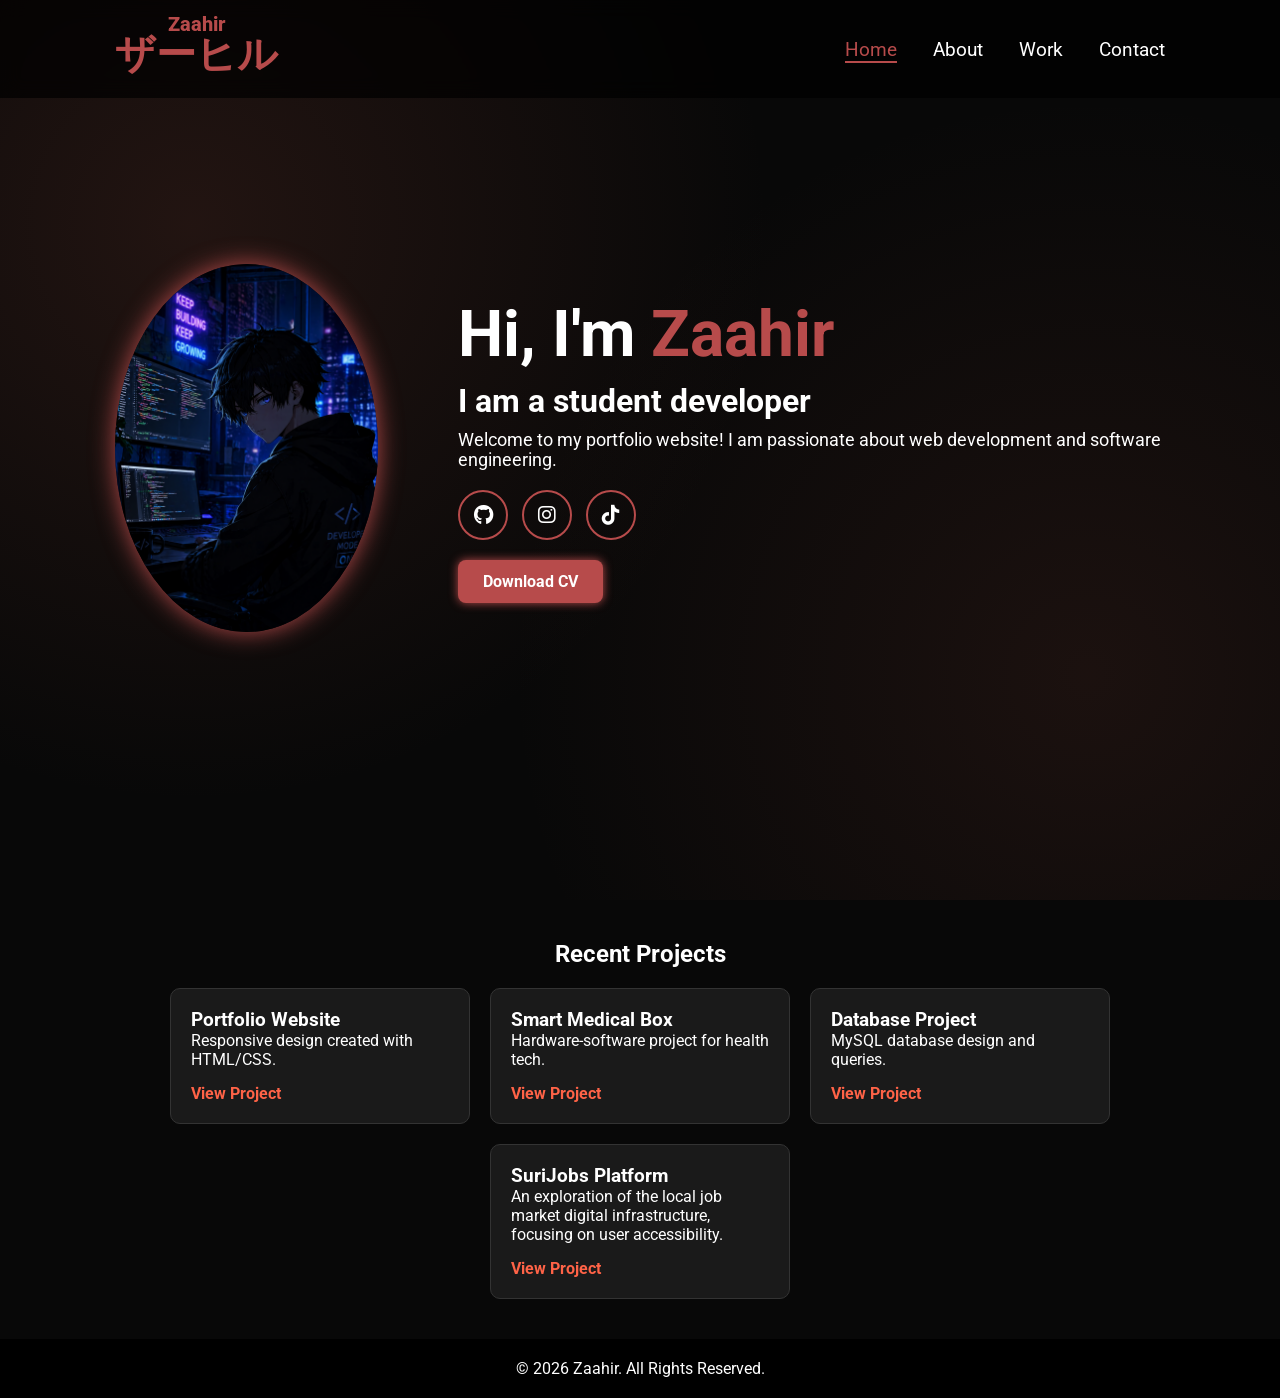
<file: index.html>
<!DOCTYPE html>
<html lang="en">
<head>
    <meta charset="UTF-8">
    <meta name="viewport" content="width=device-width, initial-scale=1.0">
    <title>Portfolio Website</title>

    <!-- Icons -->
    <link rel="stylesheet" href="https://cdnjs.cloudflare.com/ajax/libs/font-awesome/6.5.0/css/all.min.css">

    <!-- CSS -->
    <link rel="stylesheet" href="css/main.css">
</head>

<body>

<header>
    <a href="index.html" class="logo">
    <ruby>ザーヒル <rt>Zaahir</rt></ruby>
    </a>

    <nav>
        <a href="index.html" class="active">Home</a>
        <a href="about.html">About</a>
        <a href="work.html">Work</a>
        <a href="contact.html">Contact</a>
    </nav>
</header>

<section class="home" id="home">

    <div class="home-img">
        <img src="img/main.png" alt="profile">
    </div>

    <div class="home-content">
        <h1>Hi, I'm <span>Zaahir</span></h1>

        <h3>I am a student developer</h3>

        <p>
            Welcome to my portfolio website!
            I am passionate about web development and software engineering.
        </p>

        <div class="social-icons">
            
            <a href="https://github.com/hausilzaahir-beep" target="_blank">
                <i class="fa-brands fa-github"></i>
            </a>
            <a href="https://www.instagram.com/zaahir4997" target="_blank">
                <i class="fa-brands fa-instagram"></i>
            </a>
            <a href="https://www.tiktok.com/@zaahir2205" target="_blank">
                <i class="fa-brands fa-tiktok"></i>
            </a>
        </div>

        <a href="cv-file/cv_zaahir_hausil.pdf" class="btn" target="_blank">
            Download CV
        </a>

    </div>

</section>

<!-- Je huidige code eindigt hier, bijvoorbeeld na je knop -->

<section id="recent-work">
    <h2>Recent Projects</h2>
    <div class="highlight-container">
        <!-- Project 1 -->
        <div class="mini-card">
            <h3>Portfolio Website</h3>
            <p>Responsive design created with HTML/CSS.</p>
            <a href="work.html">View Project</a>
        </div>
        
        <!-- Project 2 -->
        <div class="mini-card">
            <h3>Smart Medical Box</h3>
            <p>Hardware-software project for health tech.</p>
            <a href="work.html">View Project</a>
        </div>

        <!-- Project 3 -->
        <div class="mini-card">
            <h3>Database Project</h3>
            <p>MySQL database design and queries.</p>
            <a href="work.html">View Project</a>
        </div>


        <!-- Project 4: SuriJobs Platform -->
        <div class="mini-card">
        <h3>SuriJobs Platform</h3>
        <p>An exploration of the local job market digital infrastructure, focusing on user accessibility.</p>
         <a href="work.html">View Project</a>
        </div>
    </div>
</section>

 

</body>

<footer>
  <p>© 2026 Zaahir. All Rights Reserved.</p>
</footer>

</html>
</file>
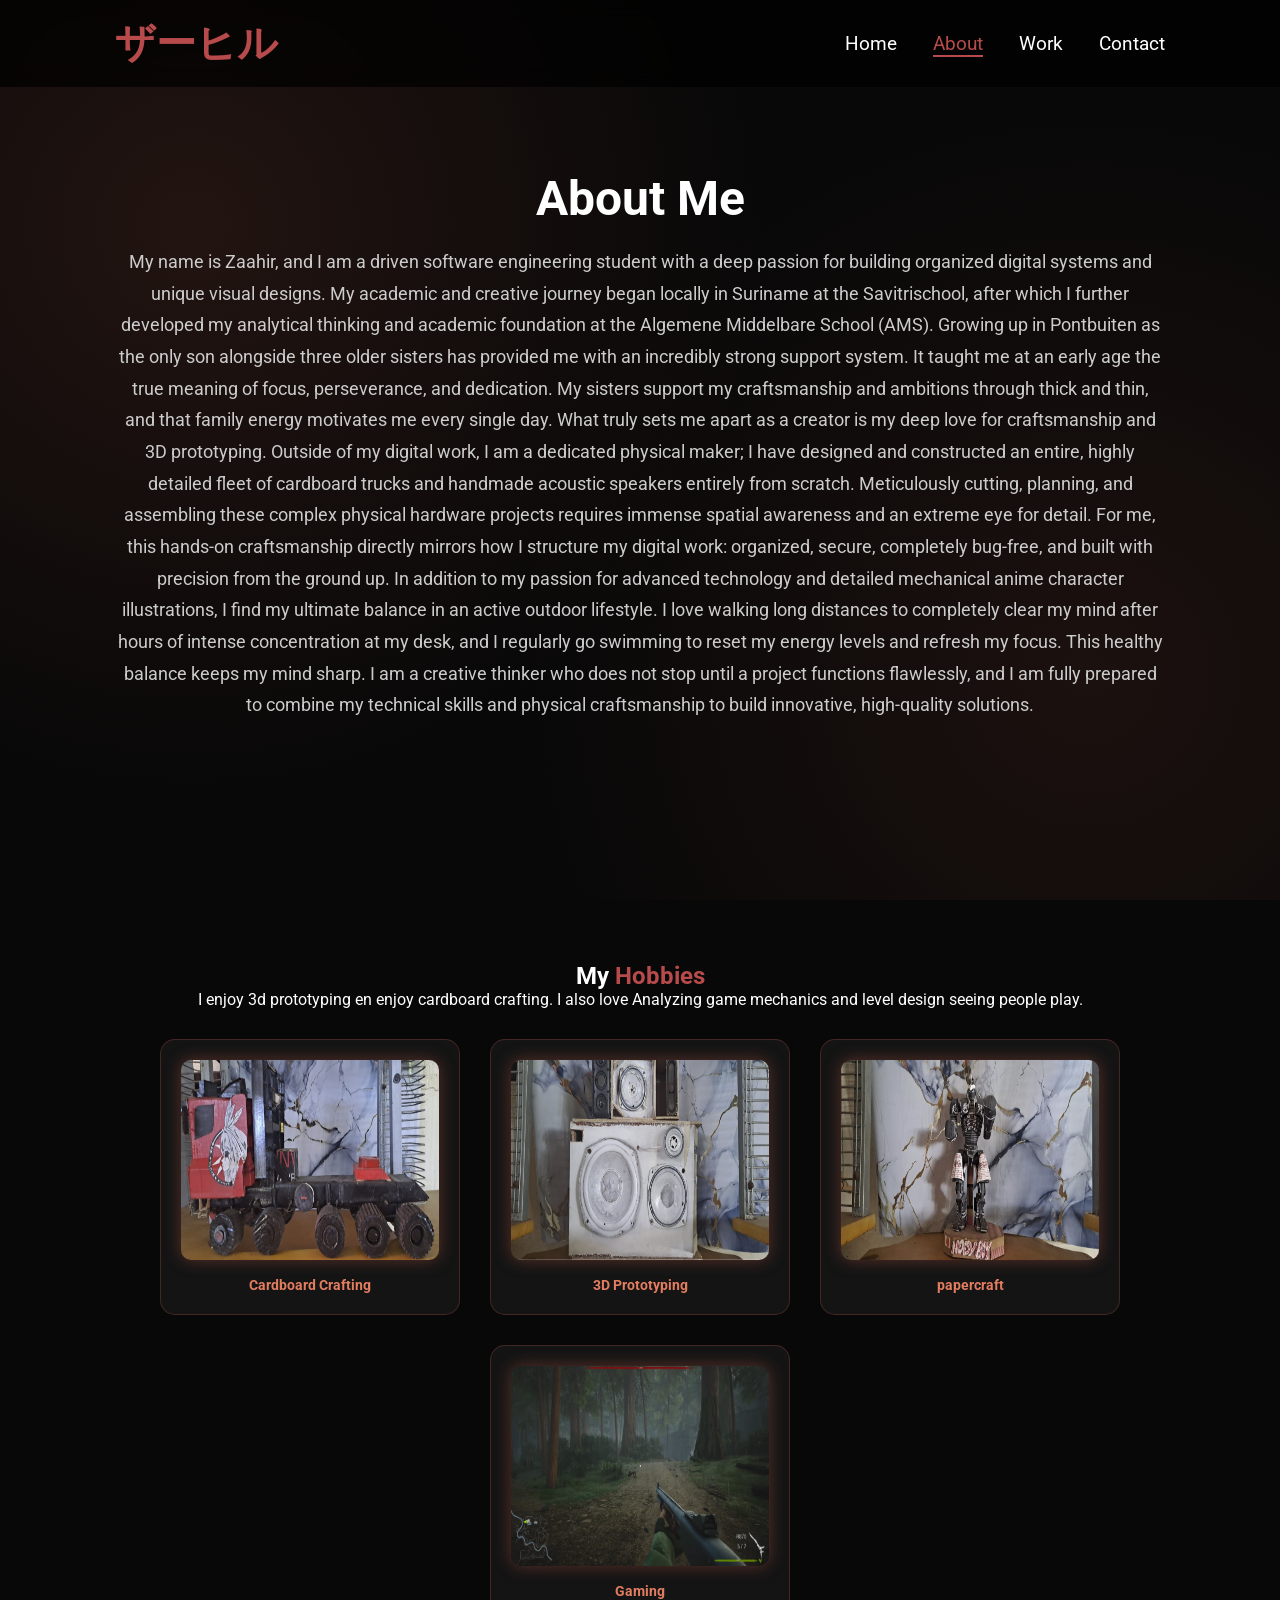
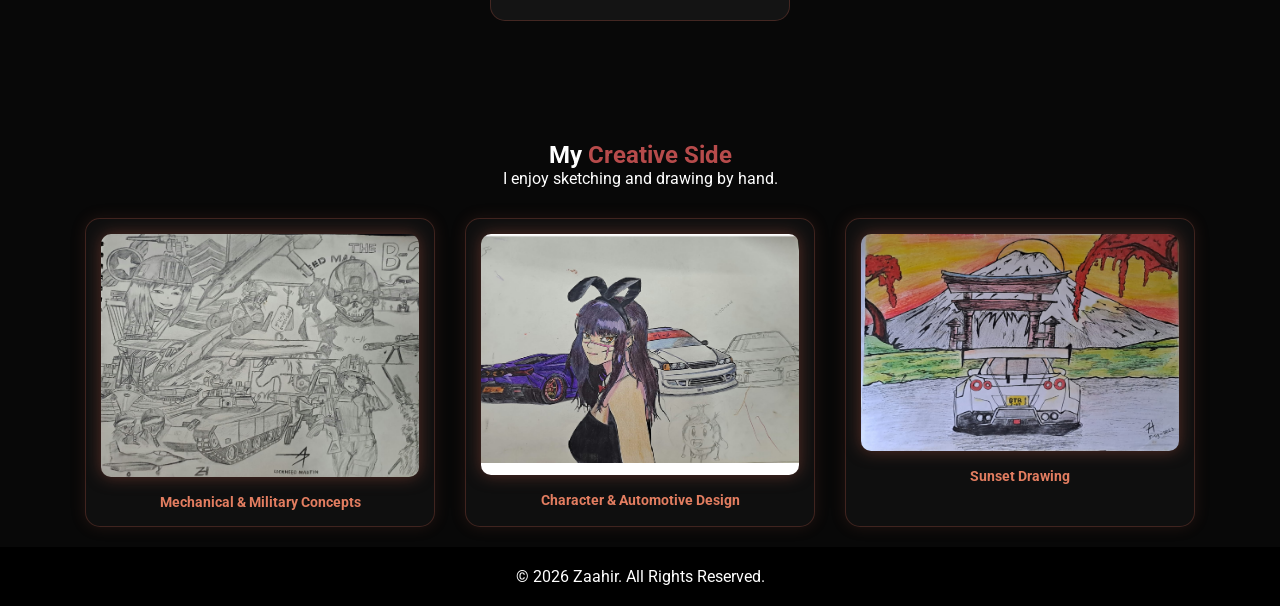
<file: about.html>
<!DOCTYPE html>
<html lang="en">
<head>
    <meta charset="UTF-8">
    <meta name="viewport" content="width=device-width, initial-scale=1.0">
    <title>About Me</title>

    <link rel="stylesheet" href="https://cdnjs.cloudflare.com/ajax/libs/font-awesome/6.5.0/css/all.min.css">

    <link rel="stylesheet" href="css/main.css">
    <link rel="stylesheet" href="css/about.css">
</head>

<body>

<header>
    <a href="index.html" class="logo" title="Zaahir">ザーヒル</a>
    <nav>
        <a href="index.html">Home</a>
        <a href="about.html" class="active">About</a>
        <a href="work.html">Work</a>
        <a href="contact.html">Contact</a>
    </nav>
</header>

<section class="about">
    <h2>About Me</h2>
    <p>My name is Zaahir, and I am a driven software engineering student with a deep passion for building organized digital systems and unique visual designs. 
    My academic and creative journey began locally in Suriname at the Savitrischool, after which I further developed my analytical thinking and academic foundation
    at the Algemene Middelbare School (AMS). Growing up in Pontbuiten as the only son alongside three older sisters has provided me with an incredibly strong support system.
    It taught me at an early age the true meaning of focus, perseverance, and dedication. My sisters support my craftsmanship and ambitions through thick and thin, and that family energy motivates me every single day.
    What truly sets me apart as a creator is my deep love for craftsmanship and 3D prototyping. Outside of my digital work, I am a dedicated physical maker; I have designed and constructed an entire,
    highly detailed fleet of cardboard trucks and handmade acoustic speakers entirely from scratch. Meticulously cutting, planning, and assembling these complex physical hardware projects requires immense spatial awareness and an extreme eye for detail.
    For me, this hands-on craftsmanship directly mirrors how I structure my digital work: organized, secure, completely bug-free, and built with precision from the ground up.
    In addition to my passion for advanced technology and detailed mechanical anime character illustrations, I find my ultimate balance in an active outdoor lifestyle.
    I love walking long distances to completely clear my mind after hours of intense concentration at my desk, and I regularly go swimming to reset my energy levels and refresh my focus.
    This healthy balance keeps my mind sharp. I am a creative thinker who does not stop until a project functions flawlessly, and I am fully prepared to combine my technical skills and physical craftsmanship to build innovative, high-quality solutions.</p>
</section>

    </div>
    <div class="hobby-box">
        <h2 class="heading">My <span>Hobbies</span></h2>
        <p>I enjoy 3d prototyping en enjoy cardboard crafting.
           I also love Analyzing game mechanics and level design seeing people play.</p>

       <div class="hobby-grid">
            <div class="hobby-card">
                <img src="img/hobbies/cardboard.png" alt="Cardboard Crafting">
                <span>Cardboard Crafting</span>
            </div>
            <div class="hobby-card">
                <img src="img/hobbies/3d.png" alt="3D Prototyping">
                <span>3D Prototyping</span>
            </div>
            <div class="hobby-card">
                <img src="img/hobbies/papercraft.png" alt="Papercraft">
                <span>papercraft</span>  
            </div>           
            <div class="hobby-card">
                <img src="img/hobbies/gaming-v2.png" alt="Gaming">
                <span>Gaming</span>
            </div>
        </div>      
</div>

<div class="about-art-section">
    <h2 class="heading">My <span>Creative Side</span></h2>
    <p>I enjoy sketching and drawing by hand.</p>
    
    <div class="art-grid">
        <div class="art-card">
            <img src="img/art/art1.png" alt="Mechanical Concepts">
            <span>Mechanical & Military Concepts</span>
        </div>
        <div class="art-card">
            <img src="img/art/art2.png" alt="Character & Automotive Design">
            <span>Character & Automotive Design</span>
        </div>
        <div class="art-card">
            <img src="img/art/art3.png" alt="Sunset Drawing">
            <span>Sunset Drawing</span>
        </div>
    </div>
</div>

</body>

<footer>
  <p>© 2026 Zaahir. All Rights Reserved.</p>
</footer>
</html>
</file>
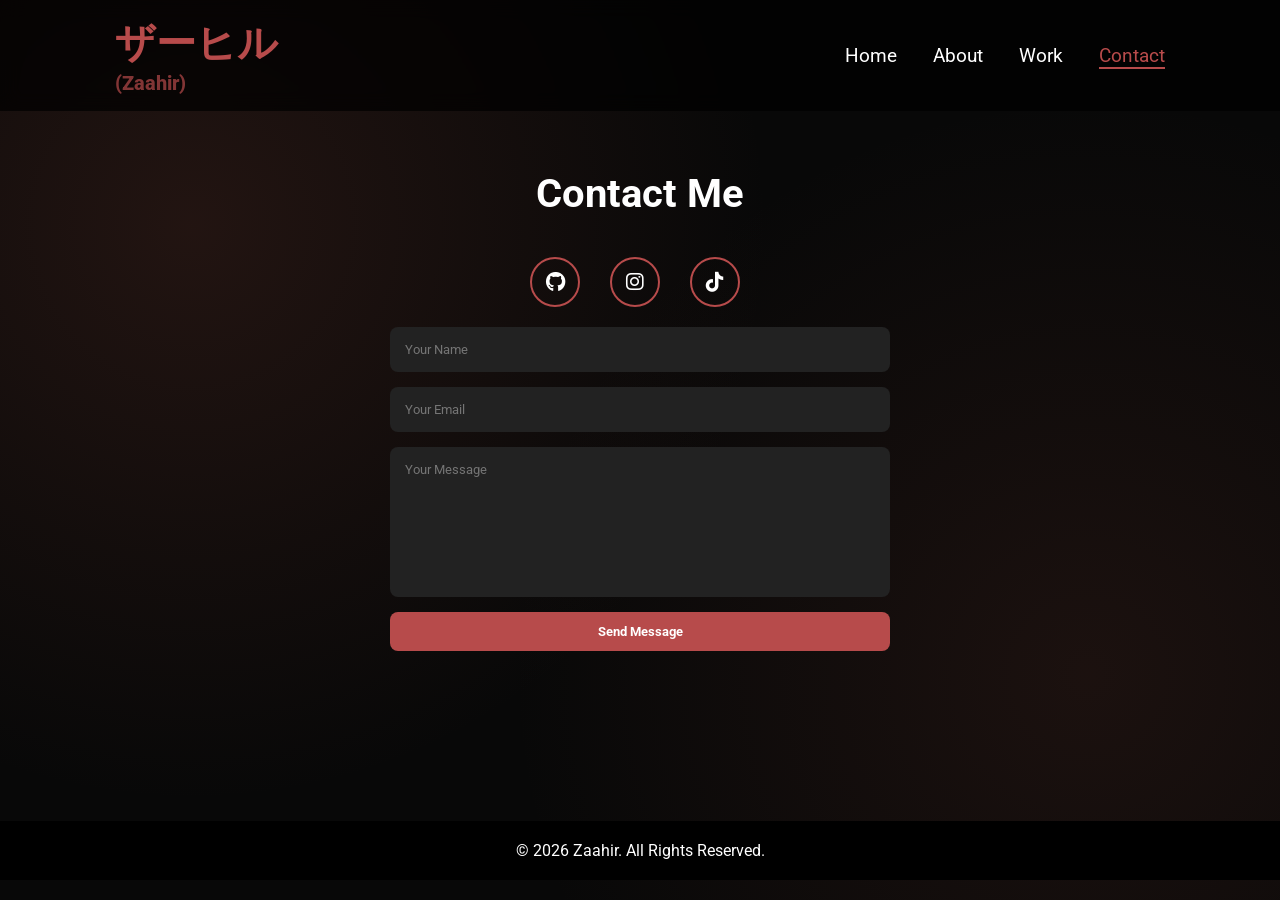
<file: contact.html>
<!DOCTYPE html>
<html lang="en">
<head>
    <meta charset="UTF-8">
    <meta name="viewport" content="width=device-width, initial-scale=1.0">
    <title>Contact</title>

    <link rel="stylesheet" href="https://cdnjs.cloudflare.com/ajax/libs/font-awesome/6.5.0/css/all.min.css">

    <link rel="stylesheet" href="css/main.css">
    <link rel="stylesheet" href="css/contact.css">
</head>

<body>

<header>
    <a href="index.html" class="logo">
    ザーヒル <span class="translation"> (Zaahir)</span>
    </a>
    <nav>
        <a href="index.html">Home</a>
        <a href="about.html">About</a>
        <a href="work.html">Work</a>
        <a href="contact.html" class="active">Contact</a>
    </nav>
</header>

<section class="contact">

     

    <h2>Contact Me</h2>
    <div class="social-icons">
           
            <a href="https://github.com/hausilzaahir-beep" target="_blank">
    <i class="fa-brands fa-github"></i>
</a>
            <a href="https://www.instagram.com/zaahir4997" target="_blank">
                <i class="fa-brands fa-instagram"></i>
            </a>
            <a href="https://www.tiktok.com/@zaahir2205" target="_blank">
                <i class="fa-brands fa-tiktok"></i>
            </a>
        </div>

    <form>
        <input type="text" placeholder="Your Name" required>

        <input type="email" placeholder="Your Email" required>

        <textarea placeholder="Your Message" required></textarea>

        <button type="submit">
            Send Message
        </button>
    </form>

</section>

</body>

<footer>
  <p>© 2026 Zaahir. All Rights Reserved.</p>    
</html>
</file>
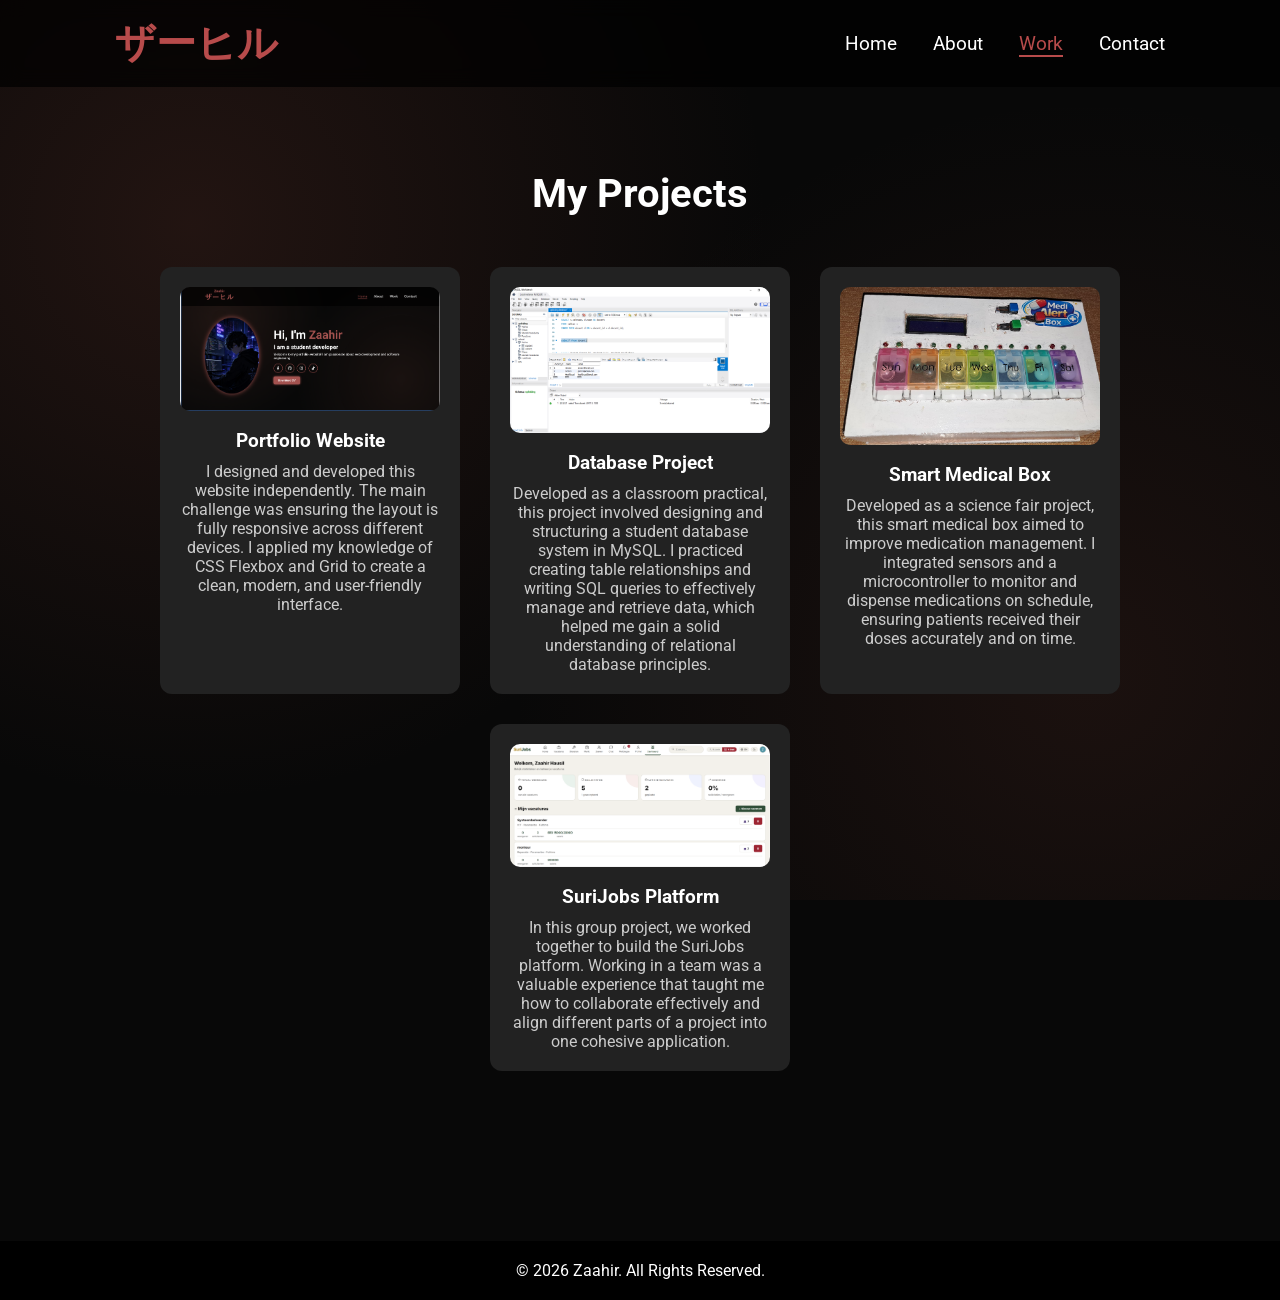
<file: work.html>
<!DOCTYPE html>
<html lang="en">
<head>
    <meta charset="UTF-8">
    <meta name="viewport" content="width=device-width, initial-scale=1.0">
    <title>My Work</title>

    <link rel="stylesheet" href="https://cdnjs.cloudflare.com/ajax/libs/font-awesome/6.5.0/css/all.min.css">

    <link rel="stylesheet" href="css/main.css">
    <link rel="stylesheet" href="css/work.css">
</head>

<body>

<header>
    <a href="index.html" class="logo" title="Zaahir">ザーヒル</a>
    <nav>
        <a href="index.html">Home</a>
        <a href="about.html">About</a>
        <a href="work.html" class="active">Work</a>
        <a href="contact.html">Contact</a>
    </nav>
</header>

<section class="work">

    <h2>My Projects</h2>

    <div class="projects-container">

        <div class="project-card">
            <img src="img/project/portfolio-preview.png" alt="Portfolio Website">

            <h3>Portfolio Website</h3>

            <p>
             I designed and developed this website independently.
             The main challenge was ensuring the layout is fully responsive across different devices.
             I applied my knowledge of CSS Flexbox and Grid to create a clean, modern, and user-friendly interface.
            </p>
        </div>

        <div class="project-card">
            <img src="img/project/mysql-schema.png" alt="MySQL Database Design">
            <h3>Database Project</h3>

            <p>
             Developed as a classroom practical, this project involved designing and structuring a student
              database system in MySQL. I practiced creating table relationships and writing SQL queries to
             effectively manage and retrieve data, which helped me gain a solid understanding of relational database principles.
            </p>
        </div>

        <div class="project-card">
            <img src="img/project/medicijn-final.jpg" alt="Smart Medical Box">

            <h3>Smart Medical Box</h3>

            <p>
             Developed as a science fair project, this smart medical box aimed to improve medication management.
             I integrated sensors and a microcontroller to monitor and dispense medications on schedule, 
             ensuring patients received their doses accurately and on time.
            </p>
        </div>

        <div class="project-card">
            <img src="img/project/surijobs.png" alt="SuriJobs Platform">

            <h3>SuriJobs Platform</h3>

             <p>In this group project, we worked together to build the SuriJobs platform. 
             Working in a team was a valuable experience that taught me how to collaborate effectively and align different parts of a project into one cohesive application.</p>
        </div>

    </div>

</section>

</body>

<footer>
  <p>© 2026 Zaahir. All Rights Reserved.</p>
</footer>

</html>
</file>
<file: css/main.css>
@import url('https://fonts.googleapis.com/css2?family=Roboto:wght@400;700&display=swap');

*{
    margin: 0;
    padding: 0;
    box-sizing: border-box;
    text-decoration: none;
    outline: none;
    font-family: 'Roboto', sans-serif;
}

html{
    scroll-behavior: smooth;
}

body{
    width: 100%;
    min-height: 100vh;
    background-color: #000;
    color: white;
}

/* HEADER */
header{
    position: fixed;
    top: 0;
    left: 0;
    width: 100%;
    padding: 1rem 9%;
    display: flex;
    justify-content: space-between;
    align-items: center;
    background: rgba(0,0,0,0.7);
    backdrop-filter: blur(10px);
    z-index: 100;
}

/* LOGO */
.logo{
    font-size: 2.5rem;
    font-weight: 800;
    color: #b74b4b;
    transition: 0.3s;
}

.logo:hover{
    transform: scale(1.1);
}

/* NAV */
nav a{
    font-size: 1.2rem;
    color: white;
    margin-left: 2rem;
    transition: 0.3s;
}

nav a:hover,
nav a.active{
    color: #b74b4b;
    border-bottom: 2px solid #b74b4b;
}

/* SECTION */
section{
    padding: 170px 9%;
}

/* HOME */
.home{
    display: flex;
    justify-content: center;
    align-items: center;
    gap: 5rem;
    min-height: 100vh;
}

/* IMAGE */
.home-img img{
    width: 300px;
    border-radius: 50%;
    box-shadow: 0 0 25px #b74b4b;
    transition: 0.3s;
}

.home-img img:hover{
    transform: scale(1.05);
}

/* CONTENT */
.home-content h1{
    font-size: 4rem;
}

.home-content h3{
    font-size: 2rem;
    margin: 10px 0;
}

.home-content p{
    margin-bottom: 20px;
    font-size: 1.1rem;
}

span{
    color: #b74b4b;
}

/* BUTTON */
.btn{
    background: #b74b4b;
    color: white;
    padding: 12px 25px;
    border-radius: 8px;
    display: inline-block;
    font-weight: bold;
    transition: 0.3s;
    box-shadow: 0 0 10px #b74b4b;
}

.btn:hover{
    transform: scale(1.1);
    box-shadow: 0 0 25px #b74b4b,
                0 0 50px #b74b4b,
                0 0 100px #b74b4b;
}

/* SOCIAL ICONS */
.social-icons{
    margin: 20px 0;
}

.social-icons a{
    display: inline-flex;
    justify-content: center;
    align-items: center;
    width: 50px;
    height: 50px;
    border: 2px solid #b74b4b;
    border-radius: 50%;
    margin-right: 10px;
    font-size: 20px;
    transition: 0.3s;
    color: white;
}

.social-icons a:hover{
    background: #b74b4b;
    color: black;
    transform: scale(1.2);
}

img{
    max-width: 100%;
    height: auto;
}

/* MOBILE */
@media (max-width: 768px){

    nav{
        position: absolute;
        top: 70px;
        right: 0;
        background: #111;
        width: 100%;
        text-align: center;
        padding: 20px 0;
    }

    nav a{
        display: block;
        margin: 15px 0;
        font-size: 1.3rem;
    }

    .home{
        flex-direction: column;
        text-align: center;
        gap: 2rem;
        padding-top: 120px;
    }

    .home-img img{
        width: 200px;
    }

    .home-content h1{
        font-size: 2.5rem;
    }

    .home-content h3{
        font-size: 1.5rem;
    }

    .home-content p{
        font-size: 1rem;
    }

    .social-icons a{
        width: 45px;
        height: 45px;
        font-size: 18px;
    }

    .btn{
        width: 100%;
        text-align: center;
    }
}

body {
    width: 100%;
    min-height: 100vh;
    background-color: #080808; /* Donkere basis */
    color: white;
    /* De subtiele gloed effecten: */
    background-image: 
        radial-gradient(circle at 15% 25%, rgba(139, 69, 55, 0.2) 0%, transparent 45%),
        radial-gradient(circle at 85% 75%, rgba(139, 69, 55, 0.15) 0%, transparent 45%);
    background-attachment: fixed; /* De gloed blijft staan als je scrolt */
    overflow-x: hidden; /* Voorkomt dat je per ongeluk naar opzij scrolt */
}

/* De sectie zelf wat ademruimte geven */
#recent-work {
    padding: 40px 20px;
    text-align: center;
}

/* De container waar de kaarten in staan (naast elkaar) */
.highlight-container {
    display: flex;
    justify-content: center;
    gap: 20px;
    flex-wrap: wrap; /* Zorgt dat ze op mobiel onder elkaar schuiven */
    margin-top: 20px;
}

/* De stijl van de kaartjes zelf */
.mini-card {
    background: #1a1a1a; /* Zelfde donkere kleur als je portfolio */
    padding: 20px;
    border-radius: 10px;
    width: 300px;
    text-align: left;
    border: 1px solid #333;
}

/* De knop in het kaartje (als die erin zit) */
.mini-card a {
    display: inline-block;
    margin-top: 15px;
    color: #ff6347; /* Of jouw eigen accentkleur */
    text-decoration: none;
    font-weight: bold;
}

footer{
    background: #000;
    color: white;
    text-align: center;
    padding: 20px;
}
</file>
<file: css/about.css>
.about{
    padding: 170px 9%;
    text-align: center;
}

.about h2{
    font-size: 3rem;
    margin-bottom: 20px;
}

.about p{
    font-size: 1.1rem;
    color: #ccc;
    line-height: 1.8;
}

/* Zorgt dat de hele sectie in het midden komt */
.about-art-section {
    margin-top: 50px;
    padding: 20px;
    text-align: center; /* Centreert de tekst */
}

/* Zet de foto-vakjes naast elkaar */
.art-grid {
    display: flex;
    justify-content: center; /* Centreert de vakken */
    gap: 30px;
    flex-wrap: wrap;
    margin-top: 30px;
}

/* Styling voor het vakje om de foto */
.art-card {
    background: rgba(255, 255, 255, 0.05);
    border: 1px solid rgba(139, 69, 55, 0.4);
    border-radius: 15px;
    padding: 15px;
    width: 350px; /* Breedte van je tekening-vak */
}

.art-card img {
    width: 100%; /* Maakt de foto passend in het vakje */
    height: auto;
    border-radius: 10px;
    display: block;
    margin-bottom: 10px;
}

.art-card span {
    color: #e27d60;
    font-size: 0.9rem;
    font-weight: bold;
}

/* De kaarten waar de tekeningen in zitten */
.art-card {
    background: rgba(255, 255, 255, 0.03);
    border: 1px solid rgba(139, 69, 55, 0.4);
    border-radius: 15px;
    padding: 15px;
    width: 350px;
    transition: all 0.4s ease;
    /* Subtiele glow om de kaart heen */
    box-shadow: 0 0 15px rgba(139, 69, 55, 0.2);
}

/* De tekening zelf */
.art-card img {
    width: 100%;
    height: auto;
    border-radius: 10px;
    display: block;
    margin-bottom: 15px;
    transition: all 0.4s ease;
    /* De glow die de lijnen van je tekening laat 'stralen' */
    filter: drop-shadow(0 0 8px rgba(139, 69, 55, 0.6));
}

/* Effect als je er met je muis op gaat staan */
.art-card:hover {
    transform: translateY(-10px);
    border-color: rgba(139, 69, 55, 1);
    box-shadow: 0 0 30px rgba(139, 69, 55, 0.5);
}

.art-card:hover img {
    filter: drop-shadow(0 0 15px rgba(139, 69, 55, 0.9));
    transform: scale(1.02);
}

footer{
    background: #000;
    color: white;
    text-align: center;
    padding: 20px;
}

.hobby-box {
    margin-top: 50px;
    padding: 20px;
    text-align: center; /* Centreert de tekst */
}


.hobby-container {
    display: flex;
    justify-content: center;
    gap: 40px;
    margin-top: 50px;
    flex-wrap: wrap;
    align-items: flex-start; /* Voeg dit toe */
}

.hobby-card {
    background: rgba(255, 255, 255, 0.05);
    border: 1px solid rgba(139, 69, 55, 0.4);
    border-radius: 15px;
    padding: 20px;
    width: 300px;
    text-align: center;
    transition: all 0.3s ease;

    height: auto; /* Voeg dit toe */
}

.hobby-card:hover {
    transform: translateY(-10px);
    border-color: rgba(139, 69, 55, 1);
    box-shadow: 0 0 30px rgba(139, 69, 55, 0.5);
}

.hobby-grid{
    display: flex;
    justify-content: center;
    gap: 30px;
    flex-wrap: wrap;
    max-width: 1400px;
    margin: 30px auto;
}

.hobby-card span {
    color: #e27d60;
    font-size: 0.9rem;
    font-weight: bold;
}

.hobby-card img {
    width: 110%;
    height: 200px;
    border-radius: 10px;
    display: block;
    margin-bottom: 15px;
    transition: all 0.4s ease;
    /* De glow die de lijnen van je tekening laat 'stralen' */
    filter: drop-shadow(0 0 8px rgba(139, 69, 55, 0.6));
}
</file>
<file: css/contact.css>
.contact h2{
    text-align: center;
    font-size: 2.5rem;
    margin-bottom: 40px;
}

.contact form{
    max-width: 500px;
    margin: auto;
    display: flex;
    flex-direction: column;
    gap: 15px;
}

.contact input,
.contact textarea{
    padding: 15px;
    border: none;
    border-radius: 8px;
    background: #222;
    color: white;
}

.contact textarea{
    min-height: 150px;
    resize: none;
}

.contact button{
    padding: 12px;
    background: #b74b4b;
    border: none;
    border-radius: 8px;
    color: white;
    cursor: pointer;
    transition: 0.3s;
    font-weight: bold;
}

.contact button:hover{
    background: white;
    color: black;
}

.logo .translation {
    font-size: 0.5em; /* Maakt de tekst kleiner */
    opacity: 0.7;     /* Maakt het iets doorzichtiger */
    display: block;   /* Zet de vertaling onder de Japanse tekens */
}


.social-icons{
    display: flex;
    justify-content: center;
    gap: 20px;
    margin-top: 30px;
}

footer{
    background: #000;
    color: white;
    text-align: center;
    padding: 20px;
}
</file>
<file: css/work.css>
.work h2{
    text-align: center;
    font-size: 2.5rem;
    margin-bottom: 50px;
}

.projects-container{
    display: flex;
    justify-content: center;
    gap: 30px;
    flex-wrap: wrap;
}

.project-card{
    background: #222;
    padding: 20px;
    border-radius: 12px;
    width: 300px;
    text-align: center;
    transition: 0.3s;
}

.project-card:hover{
    transform: scale(1.05);
    box-shadow: 0 0 25px #b74b4b;
}

.project-card img{
    width: 100%;
    border-radius: 10px;
    margin-bottom: 15px;
}

.project-card h3{
    margin-bottom: 10px;
}

.project-card p{
    color: #ccc;
}

footer{
    background: #000;
    color: white;
    text-align: center;
    padding: 20px;
}
</file>
